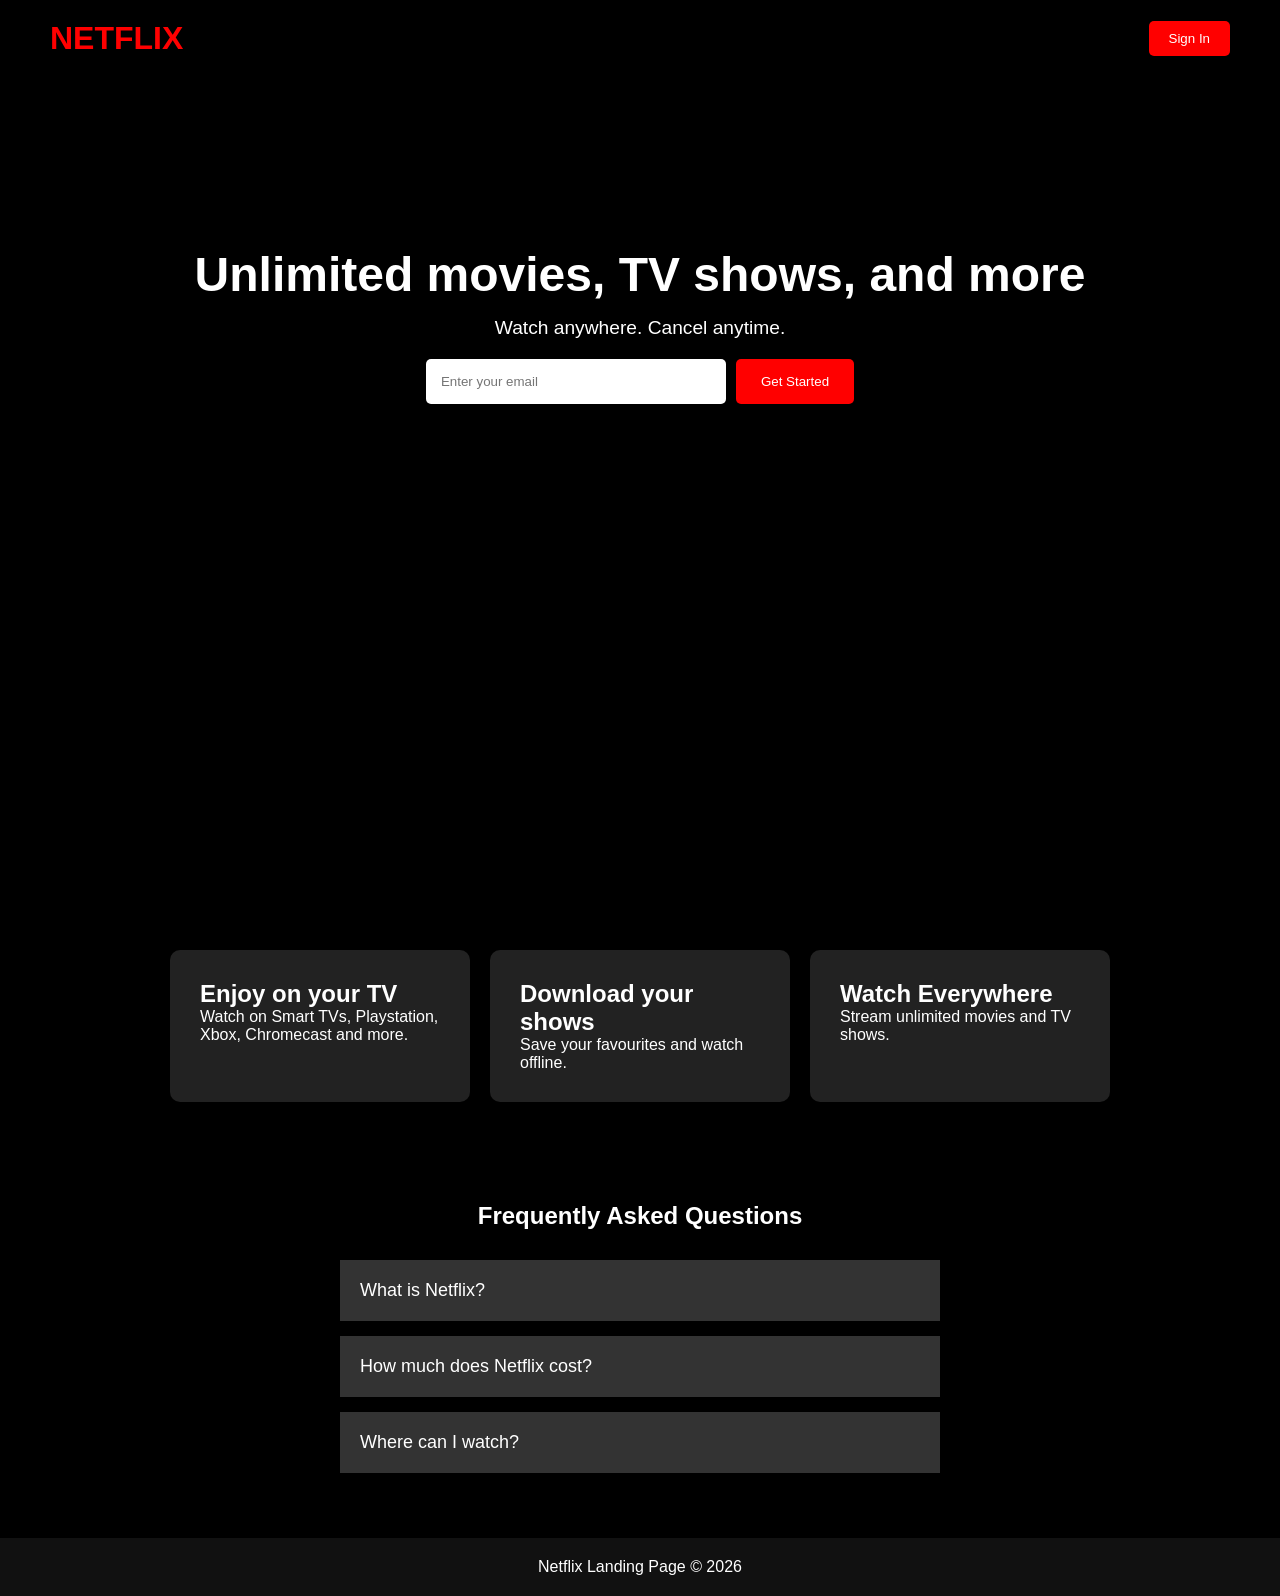
<file: personalweb/index.html>
<!DOCTYPE html>
<html lang="en">
<head>
    <meta charset="UTF-8" />
    <meta name="viewport" content="width=device-width, initial-scale=1.0" />
    <title>Netflix Landing Page</title>
    <link rel="stylesheet" href="netflix.css" />
</head>

<body>

    <!-- PAGE 1 -->
    <div id="page1" class="container">

        <!-- HERO SECTION -->
        <header class="hero">
            <nav>
                <h1 class="logo">NETFLIX</h1>
                <button onclick="location.href='pe.html'" class="sign-in">
                    Sign In
                </button>
            </nav>

            <div class="hero-content">
                <h2>
                    Unlimited movies, TV shows, and more
                </h2>

                <p>
                    Watch anywhere. Cancel anytime.
                </p>

                <div class="email-box">
                    <input
                        type="email"
                        placeholder="Enter your email"
                    />

                    <button onclick="showpage2()">
                        Get Started
                    </button>
                </div>
            </div>
        </header>

        <!-- FEATURES -->
        <section class="features">

            <div class="feature-box">
                <h2>Enjoy on your TV</h2>

                <p>
                    Watch on Smart TVs,
                    Playstation, Xbox,
                    Chromecast and more.
                </p>
            </div>

            <div class="feature-box">
                <h2>Download your shows</h2>

                <p>
                    Save your favourites
                    and watch offline.
                </p>
            </div>

            <div class="feature-box">
                <h2>Watch Everywhere</h2>

                <p>
                    Stream unlimited
                    movies and TV shows.
                </p>
            </div>

        </section>

        <!-- FAQ -->
        <section class="faq">

            <h2>
                Frequently Asked Questions
            </h2>

            <div class="faq-item">
                <button class="faq-question">
                    What is Netflix?
                </button>

                <div class="faq-answer">
                    Netflix is a streaming
                    service for movies
                    and TV shows.
                </div>
            </div>

            <div class="faq-item">
                <button class="faq-question">
                    How much does Netflix cost?
                </button>

                <div class="faq-answer">
                    Netflix plans vary
                    depending on your location.
                </div>
            </div>

            <div class="faq-item">
                <button class="faq-question">
                    Where can I watch?
                </button>

                <div class="faq-answer">
                    You can watch on phones,
                    tablets, TVs and laptops.
                </div>
            </div>

        </section>

        <!-- FOOTER -->
        <footer>
            <p>
                Netflix Landing Page © 2026
            </p>
        </footer>

    </div>

    <!-- PAGE 2 -->
    <div id="page2" class="page2 hidden">

        <div class="box"></div>

        <h1 style="text-align:center;">
            Welcome To Page 2 🎉
        </h1>

        <button
            onclick="showpage1()"
            class="logout"
        >
            Go Back
        </button>

    </div>

    <script src="netflix.js">



</script>

</body>
</html>
</file>
<file: personalweb/netflix.css>
* {
    margin: 0;
    padding: 0;
    box-sizing: border-box;
}

body {
    background: black;
    color: white;
    font-family: Arial, sans-serif;
}

/* HERO */
.hero {
    height: 100vh;

    background:
    linear-gradient(
        rgba(0,0,0,0.7),
        rgba(0,0,0,0.7)
    ),

    url("https://images.unsplash.com/photo-1489599849927-2ee91cede3ba");

    background-size: cover;
    background-position: center;
}

/* NAVBAR */
nav {
    display: flex;
    justify-content: space-between;
    align-items: center;

    padding: 20px 50px;
}

.logo {
    color: red;
    font-size: 2rem;
}

.sign-in {
    background: red;
    color: white;
    border: none;

    padding: 10px 20px;

    border-radius: 5px;
    cursor: pointer;
}

/* HERO CONTENT */
.hero-content {
    text-align: center;
    margin-top: 150px;
    padding: 20px;
}

.hero-content h2 {
    font-size: 3rem;
    margin-bottom: 15px;
}

.hero-content p {
    font-size: 1.2rem;
    margin-bottom: 20px;
}

/* EMAIL BOX */
.email-box {
    display: flex;
    justify-content: center;
    gap: 10px;
    flex-wrap: wrap;
}

.email-box input {
    padding: 15px;
    width: 300px;

    border: none;
    border-radius: 5px;
}

.email-box button {
    background: red;
    color: white;

    border: none;
    padding: 15px 25px;

    border-radius: 5px;
    cursor: pointer;
}

/* FEATURES */
.features {
    display: flex;
    justify-content: center;

    gap: 20px;
    padding: 50px 20px;

    flex-wrap: wrap;
}

.feature-box {
    background: #222;

    width: 300px;
    padding: 30px;

    border-radius: 10px;
}

/* FAQ */
.faq {
    padding: 50px 20px;
    text-align: center;
}

.faq h2 {
    margin-bottom: 30px;
}

.faq-item {
    max-width: 600px;
    margin: 15px auto;
}

.faq-question {
    width: 100%;
    padding: 20px;

    background: #333;
    color: white;

    border: none;
    cursor: pointer;

    text-align: left;
    font-size: 18px;
}

.faq-answer {
    display: none;

    background: #444;
    padding: 20px;

    text-align: left;
}

/* FOOTER */
footer {
    text-align: center;
    padding: 20px;
    background: #111;
}

/* HIDDEN CLASS */
.hidden {
    display: none;
}

/* PAGE 2 */
.page2 {
    min-height: 100vh;
    padding-top: 100px;
}

.box {
    width: 200px;
    height: 200px;

    background: red;

    margin: 50px auto;
}

.logout {
    display: block;
    margin: 20px auto;

    padding: 12px 25px;

    background: red;
    color: white;

    border: none;
    border-radius: 5px;

    cursor: pointer;
}

/* MOBILE */
@media (max-width: 768px) {
    nav {
        padding: 20px;
    }

    .hero-content h2 {
        font-size: 2rem;
    }
}
</file>
